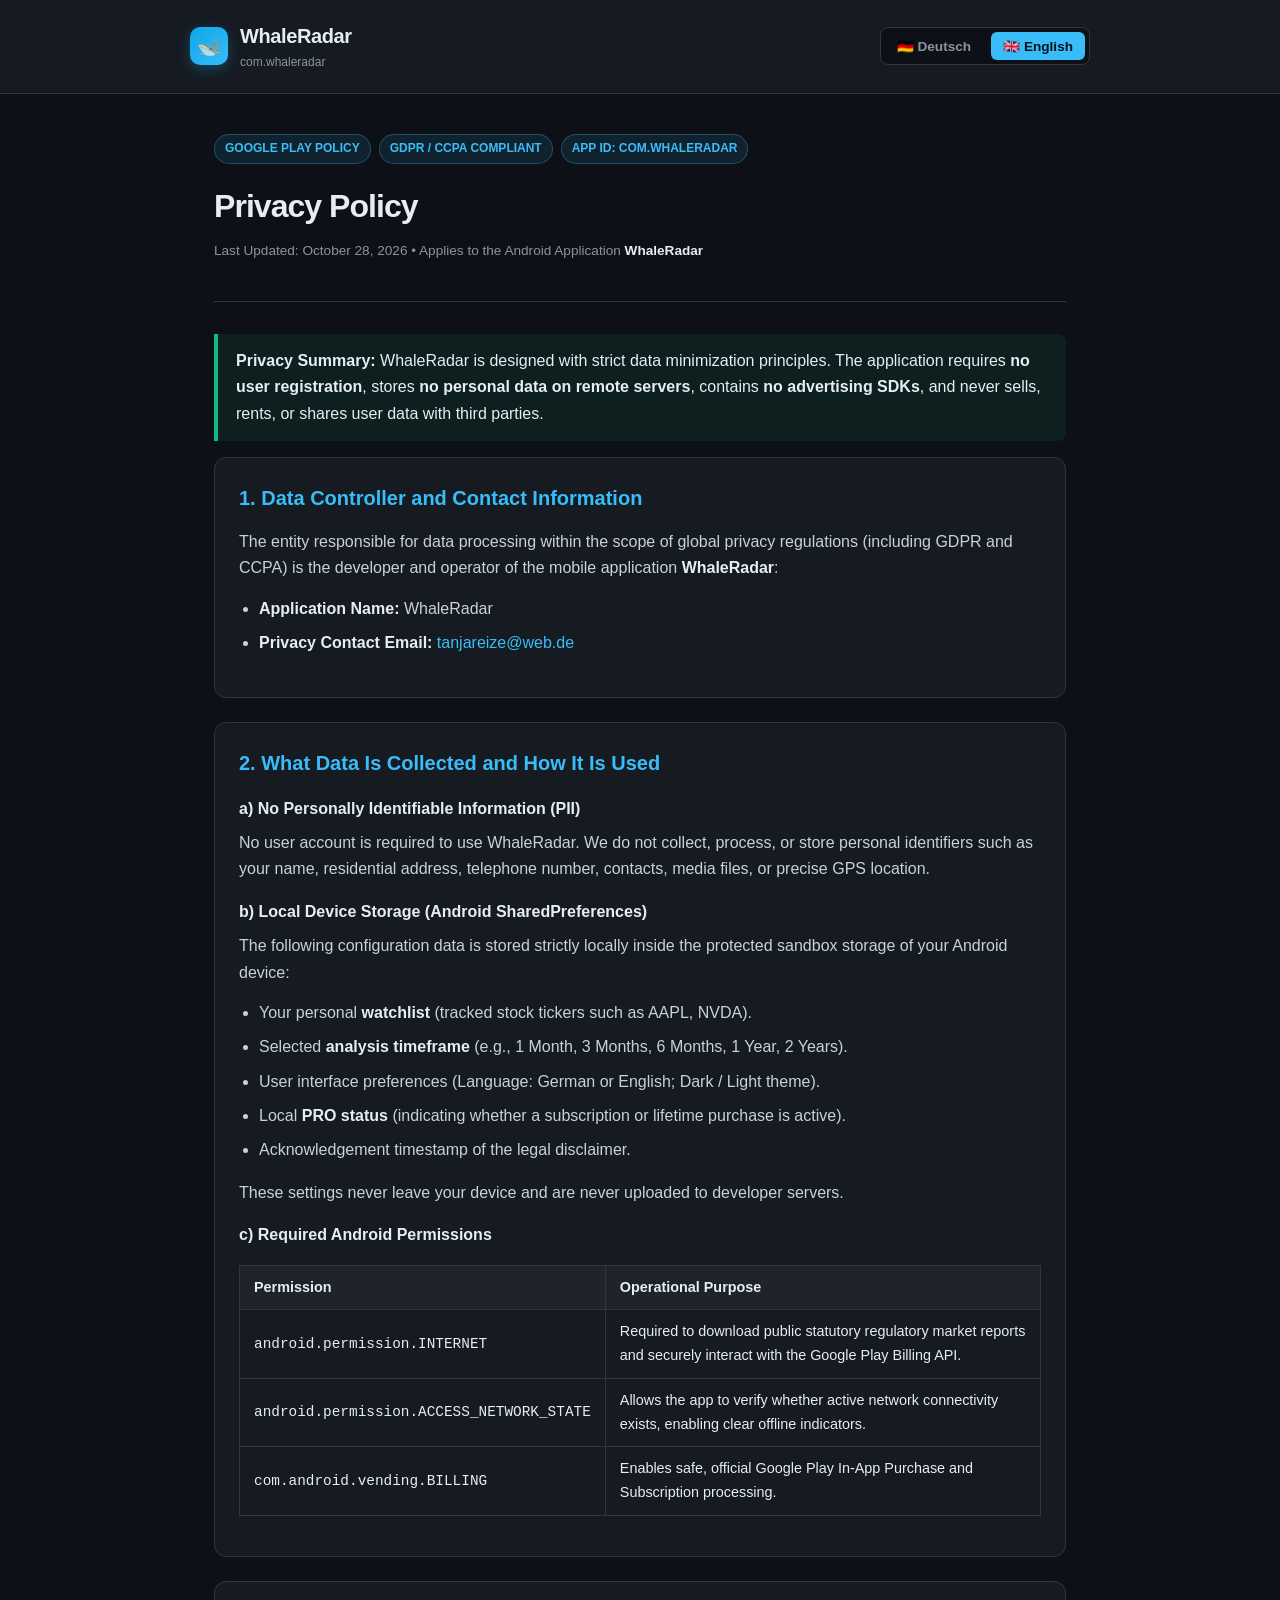
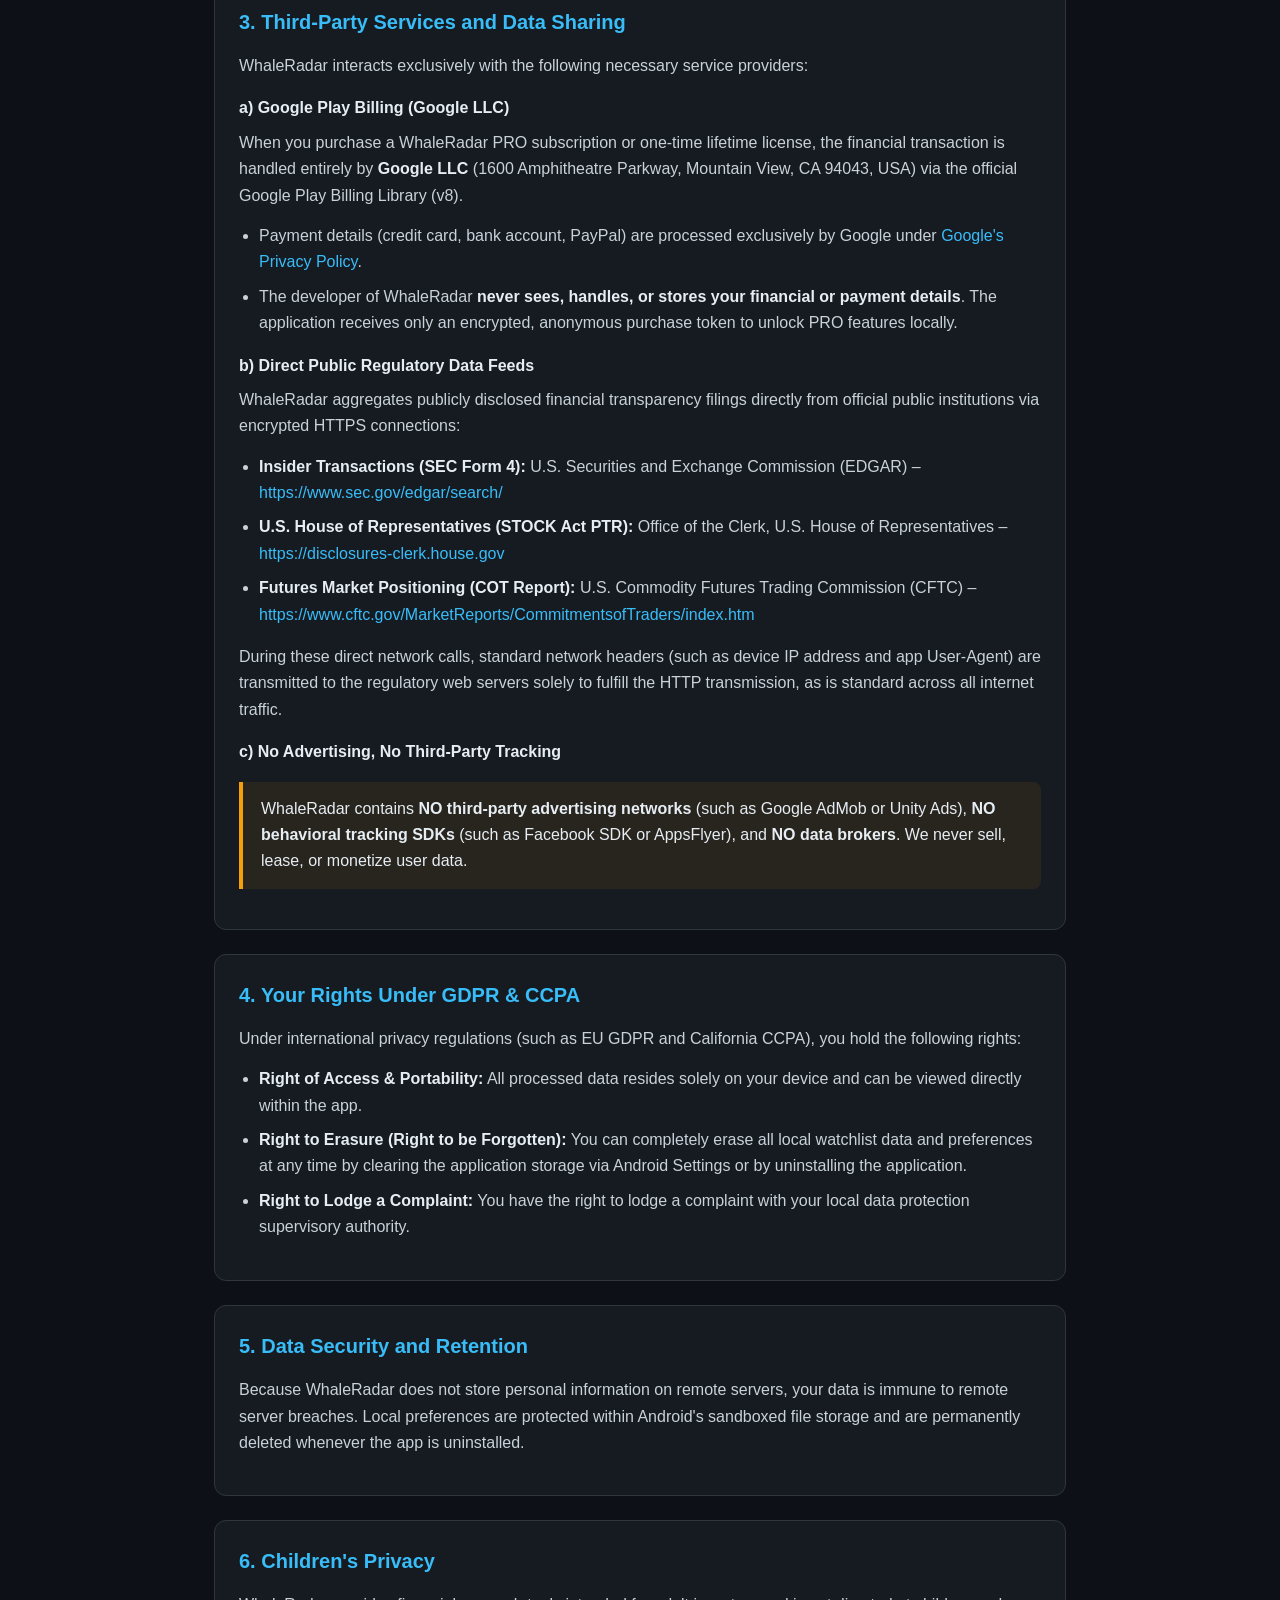
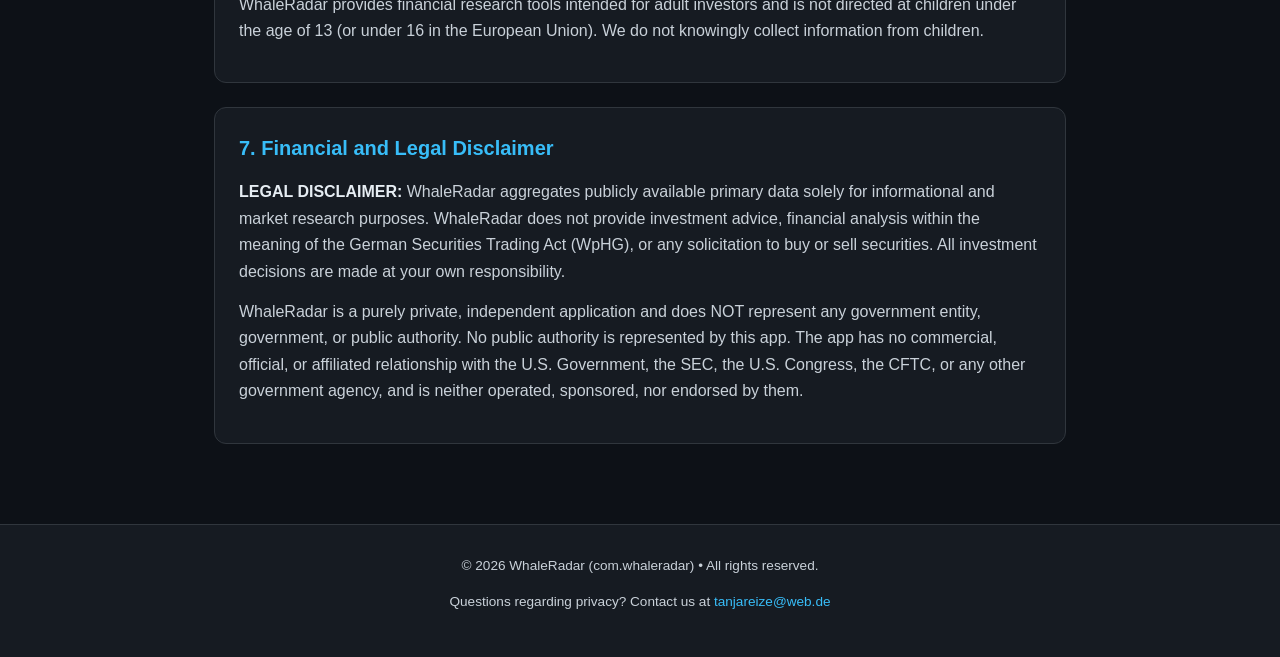
<file: index.html>
<!DOCTYPE html>
<html lang="de">
<head>
    <meta charset="UTF-8">
    <meta name="viewport" content="width=device-width, initial-scale=1.0">
    <title>Datenschutzerklärung / Privacy Policy – WhaleRadar</title>
    <meta name="description" content="Offizielle Datenschutzerklärung für die Android-App WhaleRadar (com.whaleradar) gemäß DSGVO / GDPR und Google Play Richtlinien.">
    <meta name="robots" content="index, follow">
    <style>
        :root {
            --bg-color: #0d1117;
            --surface-color: #161b22;
            --border-color: #30363d;
            --text-primary: #e6edf3;
            --text-secondary: #8b949e;
            --accent-color: #38bdf8;
            --accent-gold: #f59e0b;
            --accent-green: #10b981;
            --tag-bg: rgba(56, 189, 248, 0.1);
        }

        * {
            box-sizing: border-box;
            margin: 0;
            padding: 0;
        }

        body {
            font-family: -apple-system, BlinkMacSystemFont, "Segoe UI", Roboto, Helvetica, Arial, sans-serif;
            background-color: var(--bg-color);
            color: var(--text-primary);
            line-height: 1.65;
            padding: 0;
            margin: 0;
        }

        header {
            background-color: var(--surface-color);
            border-bottom: 1px solid var(--border-color);
            padding: 20px 24px;
            position: sticky;
            top: 0;
            z-index: 100;
        }

        .header-container {
            max-width: 900px;
            margin: 0 auto;
            display: flex;
            justify-content: space-between;
            align-items: center;
        }

        .brand {
            display: flex;
            align-items: center;
            gap: 12px;
            text-decoration: none;
            color: var(--text-primary);
        }

        .brand-icon {
            width: 38px;
            height: 38px;
            background: linear-gradient(135deg, #0ea5e9, #38bdf8);
            border-radius: 10px;
            display: flex;
            align-items: center;
            justify-content: center;
            font-size: 20px;
            box-shadow: 0 4px 12px rgba(14, 165, 233, 0.3);
        }

        .brand-text h1 {
            font-size: 1.25rem;
            font-weight: 700;
            letter-spacing: -0.02em;
        }

        .brand-text span {
            font-size: 0.75rem;
            color: var(--text-secondary);
            display: block;
        }

        .lang-switch {
            display: flex;
            gap: 8px;
            background: var(--bg-color);
            padding: 4px;
            border-radius: 8px;
            border: 1px solid var(--border-color);
        }

        .lang-btn {
            background: none;
            border: none;
            color: var(--text-secondary);
            font-weight: 600;
            font-size: 0.85rem;
            padding: 6px 12px;
            border-radius: 6px;
            cursor: pointer;
            transition: all 0.2s ease;
        }

        .lang-btn.active {
            background: var(--accent-color);
            color: #04101c;
        }

        .container {
            max-width: 900px;
            margin: 40px auto 80px auto;
            padding: 0 24px;
        }

        .badge-box {
            display: inline-flex;
            gap: 8px;
            margin-bottom: 16px;
        }

        .badge {
            background: var(--tag-bg);
            color: var(--accent-color);
            border: 1px solid rgba(56, 189, 248, 0.3);
            font-size: 0.75rem;
            font-weight: 700;
            padding: 4px 10px;
            border-radius: 20px;
            text-transform: uppercase;
        }

        .title-section {
            margin-bottom: 32px;
            border-bottom: 1px solid var(--border-color);
            padding-bottom: 24px;
        }

        .title-section h2 {
            font-size: 2rem;
            font-weight: 800;
            letter-spacing: -0.03em;
            margin-bottom: 8px;
        }

        .meta-info {
            color: var(--text-secondary);
            font-size: 0.85rem;
        }

        .card {
            background-color: var(--surface-color);
            border: 1px solid var(--border-color);
            border-radius: 12px;
            padding: 24px;
            margin-bottom: 24px;
        }

        .card h3 {
            font-size: 1.25rem;
            color: var(--accent-color);
            margin-bottom: 14px;
            display: flex;
            align-items: center;
            gap: 10px;
        }

        .card h4 {
            font-size: 1rem;
            color: var(--text-primary);
            margin: 16px 0 8px 0;
        }

        p {
            margin-bottom: 14px;
            color: #c9d1d9;
        }

        ul {
            margin-left: 20px;
            margin-bottom: 16px;
            color: #c9d1d9;
        }

        li {
            margin-bottom: 8px;
        }

        strong {
            color: var(--text-primary);
        }

        .highlight-box {
            background: rgba(245, 158, 11, 0.08);
            border-left: 4px solid var(--accent-gold);
            padding: 14px 18px;
            border-radius: 0 8px 8px 0;
            margin: 16px 0;
        }

        .success-box {
            background: rgba(16, 185, 129, 0.08);
            border-left: 4px solid var(--accent-green);
            padding: 14px 18px;
            border-radius: 0 8px 8px 0;
            margin: 16px 0;
        }

        table {
            width: 100%;
            border-collapse: collapse;
            margin: 16px 0;
            font-size: 0.9rem;
        }

        th, td {
            border: 1px solid var(--border-color);
            padding: 10px 14px;
            text-align: left;
        }

        th {
            background-color: rgba(255, 255, 255, 0.04);
            color: var(--text-primary);
        }

        footer {
            border-top: 1px solid var(--border-color);
            background-color: var(--surface-color);
            padding: 30px 24px;
            text-align: center;
            color: var(--text-secondary);
            font-size: 0.85rem;
        }

        a {
            color: var(--accent-color);
            text-decoration: none;
        }

        a:hover {
            text-decoration: underline;
        }

        .lang-content {
            display: none;
        }

        .lang-content.active {
            display: block;
        }
    </style>
</head>
<body>

<header>
    <div class="header-container">
        <a href="#" class="brand">
            <div class="brand-icon">🐋</div>
            <div class="brand-text">
                <h1>WhaleRadar</h1>
                <span>com.whaleradar</span>
            </div>
        </a>
        <div class="lang-switch">
            <button class="lang-btn active" id="btn-de" onclick="switchLang('de')">🇩🇪 Deutsch</button>
            <button class="lang-btn" id="btn-en" onclick="switchLang('en')">🇬🇧 English</button>
        </div>
    </div>
</header>

<main class="container">

    <!-- ==================== DEUTSCH ==================== -->
    <div id="content-de" class="lang-content active">
        <div class="title-section">
            <div class="badge-box">
                <span class="badge">Google Play Richtlinien</span>
                <span class="badge">DSGVO / GDPR</span>
                <span class="badge">App-ID: com.whaleradar</span>
            </div>
            <h2>Datenschutzerklärung</h2>
            <p class="meta-info">Stand: 28. Oktober 2026 • Gilt für die Android-App <strong>WhaleRadar</strong></p>
        </div>

        <div class="success-box">
            <strong>Datenschutz auf einen Blick:</strong> WhaleRadar ist nach dem Prinzip der Datensparsamkeit konzipiert. Die App erfordert <strong>keine Registrierung</strong>, speichert <strong>keine personenbezogenen Daten</strong> auf eigenen Servern, bindet <strong>keine Werbenetzwerke</strong> ein und verkauft oder teilt zu keinem Zeitpunkt Nutzerdaten mit Dritten.
        </div>

        <!-- 1. Verantwortlicher -->
        <div class="card">
            <h3>1. Verantwortlicher und Kontakt</h3>
            <p>Verantwortlicher für die Datenverarbeitung im Sinne der Datenschutz-Grundverordnung (DSGVO) und anderer nationaler Datenschutzgesetze ist der Entwickler und Betreiber der mobilen Anwendung <strong>WhaleRadar</strong>:</p>
            <ul>
                <li><strong>App-Name:</strong> WhaleRadar</li>
				<li><strong>Kontakt für Datenschutzfragen:</strong> Tanja Reize, Wilhelm-Busch-Straße 41, 81477 München</a>
                <li><strong>E-Mail-Kontakt für Datenschutzfragen:</strong> <a href="tanjareize@web.de">tanjareize@web.de</a></li>
            </ul>
        </div>

        <!-- 2. Erhebung & Speicherung -->
        <div class="card">
            <h3>2. Welche Daten werden erhoben und wie werden sie verwendet?</h3>
            
            <h4>a) Keine Erhebung personenbezogener Profildaten</h4>
            <p>Zur Nutzung von WhaleRadar ist kein Benutzerkonto erforderlich. Wir erheben, verarbeiten und speichern keine Identitätsdaten wie Name, Postanschrift, Telefonnummer, Kontakte, Fotos oder genaue Standortdaten.</p>

            <h4>b) Lokale Einstellungen auf Ihrem Endgerät (SharedPreferences)</h4>
            <p>Die folgenden Daten werden ausschließlich lokal im geschützten Speicherbereich (Android Sandbox) Ihres Smartphones oder Tablets gespeichert:</p>
            <ul>
                <li>Ihre persönliche <strong>Watchlist</strong> (gespeicherte Aktiensymbole wie z. B. AAPL, NVDA).</li>
                <li>Der gewählte <strong>Zeitraum</strong> für Marktanalysen (z. B. 1 Monat, 3 Monate, 6 Monate, 1 Jahr, 2 Jahre).</li>
                <li>Die gewählte <strong>App-Sprache</strong> (Deutsch oder Englisch) und das Anzeige-Design (Dark/Light).</li>
                <li>Der Status der <strong>PRO-Freischaltung</strong> (z. B. aktives Abonnement oder Lifetime-Lizenz).</li>
                <li>Die Bestätigung des <strong>Rechtlichen Hinweises / Disclaimers</strong>.</li>
            </ul>
            <p>Diese Einstellungen verbleiben jederzeit ausschließlich auf Ihrem Gerät und werden zu keinem Zeitpunkt an Entwickler-Server übertragen.</p>

            <h4>c) Notwendige Berechtigungen</h4>
            <table>
                <thead>
                    <tr>
                        <th>Berechtigung</th>
                        <th>Zweck</th>
                    </tr>
                </thead>
                <tbody>
                    <tr>
                        <td><code>android.permission.INTERNET</code></td>
                        <td>Erforderlich, um aktuelle regulatorische Marktdaten von offiziellen Behördenseiten abzurufen und Google Play In-App-Abrechnungen durchzuführen.</td>
                    </tr>
                    <tr>
                        <td><code>android.permission.ACCESS_NETWORK_STATE</code></td>
                        <td>Prüft, ob eine aktive Internetverbindung besteht, um Fehler bei Netzwerkabfragen benutzerfreundlich anzuzeigen.</td>
                    </tr>
                    <tr>
                        <td><code>com.android.vending.BILLING</code></td>
                        <td>Ermöglicht die sichere Durchführung und Verwaltung von In-App-Käufen und PRO-Abonnements über das offizielle Google Play Bezahlsystem.</td>
                    </tr>
                </tbody>
            </table>
        </div>

        <!-- 3. Drittanbieter & externe Schnittstellen -->
        <div class="card">
            <h3>3. Einbindung von Drittanbietern und Datenweitergabe</h3>
            <p>WhaleRadar bindet ausschließlich notwendige Drittanbieter-Schnittstellen ein:</p>

            <h4>a) Google Play In-App Billing (Google LLC)</h4>
            <p>Wenn Sie ein WhaleRadar PRO-Abonnement oder einen Einmalkauf (Lifetime) tätigen, wird der Bezahlvorgang über die <strong>Google Play Billing Library (v8)</strong> abgewickelt. Der Vertragspartner für Zahlungen ist die <strong>Google LLC</strong> (1600 Amphitheatre Parkway, Mountain View, CA 94043, USA).</p>
            <ul>
                <li>Google verarbeitet Ihre Zahlungsdaten (z. B. Kreditkarte, PayPal, Bankkonto) gemäß den <a href="https://policies.google.com/privacy" target="_blank" rel="noopener">Google Datenschutzbestimmungen</a>.</li>
                <li>Wir als Entwickler von WhaleRadar haben <strong>zu keinem Zeitpunkt Zugriff auf Ihre Zahlungs- oder Bankdaten</strong>. Die App erhält von Google lediglich ein anonymes Bestätigungstoken (Purchase Token) zur lokalen Freischaltung der PRO-Funktionen.</li>
            </ul>

            <h4>b) Direkte Abfrage öffentlicher Behörden-Schnittstellen</h4>
            <p>WhaleRadar aggregiert öffentlich zugängliche Finanz- und Insider-Meldungen direkt von den offiziellen Quellen. Beim Aktualisieren der Daten baut die App eine verschlüsselte HTTPS-Verbindung zu den folgenden drei Originalquellen auf:</p>
            <ul>
                <li><strong>Insider Transactions (SEC Form 4):</strong> U.S. Securities and Exchange Commission (EDGAR) – <a href="https://www.sec.gov/edgar/search/" target="_blank" rel="noopener">https://www.sec.gov/edgar/search/</a></li>
                <li><strong>U.S. House of Representatives (STOCK Act PTR):</strong> Office of the Clerk, U.S. House of Representatives – <a href="https://disclosures-clerk.house.gov" target="_blank" rel="noopener">https://disclosures-clerk.house.gov</a></li>
                <li><strong>Futures Market Positioning (COT Report):</strong> U.S. Commodity Futures Trading Commission (CFTC) – <a href="https://www.cftc.gov/MarketReports/CommitmentsofTraders/index.htm" target="_blank" rel="noopener">https://www.cftc.gov/MarketReports/CommitmentsofTraders/index.htm</a></li>
            </ul>
            <p>Bei diesen HTTP-Anfragen übermittelt Ihr Gerät technisch bedingt die IP-Adresse und einen Standard-User-Agent-Header an die jeweiligen Server der Behörden. Es werden keine Nutzerprofile oder personenbezogene Identifikatoren übermittelt.</p>

            <h4>c) Keine Werbung und kein Tracking</h4>
            <div class="highlight-box">
                WhaleRadar verwendet <strong>keine Werbenetzwerke</strong> (wie Google AdMob, Unity Ads etc.), <strong>keine Tracking-SDKs</strong> (wie Facebook SDK, AppsFlyer) und <strong>keine Drittanbieter-Analysewerkzeuge</strong>. Wir verkaufen, vermieten oder handeln niemals mit Ihren Daten.
            </div>
        </div>

        <!-- 4. Rechte der Nutzer -->
        <div class="card">
            <h3>4. Ihre Rechte nach der DSGVO / GDPR</h3>
            <p>Ihnen stehen gemäß der europäischen Datenschutz-Grundverordnung die folgenden Rechte zu:</p>
            <ul>
                <li><strong>Recht auf Auskunft (Art. 15 DSGVO):</strong> Sie können Auskunft über eventuell verarbeitete Daten verlangen. Da wir keine Daten auf externen Servern speichern, liegen alle verarbeiteten Daten direkt auf Ihrem Gerät vor.</li>
                <li><strong>Recht auf Löschung (Art. 17 DSGVO):</strong> Sie können sämtliche in der App gespeicherten Daten (Watchlist, Einstellungen, Cache) jederzeit sofort und vollständig löschen, indem Sie in den Android-Einstellungen der App auf <em>„Speicherinhalt löschen“</em> tippen oder die App deinstallieren.</li>
                <li><strong>Recht auf Widerruf und Beschwerde:</strong> Sie haben das Recht, sich bei einer Datenschutz-Aufsichtsbehörde über die Verarbeitung personenbezogener Daten zu beschweren.</li>
            </ul>
        </div>

        <!-- 5. Datensicherheit & Speicherdauer -->
        <div class="card">
            <h3>5. Datensicherheit und Speicherdauer</h3>
            <p>Da keine personenbezogenen Daten auf externen Servern von WhaleRadar verarbeitet werden, besteht kein Risiko von zentralen Server-Datenlecks. Alle lokalen Daten auf Ihrem Endgerät sind durch die Sicherheitsarchitektur des Android-Betriebssystems geschützt. Mit der Deinstallation der App werden alle lokal gespeicherten App-Daten unwiderruflich von Ihrem Gerät gelöscht.</p>
        </div>

        <!-- 6. Minderjährigenschutz -->
        <div class="card">
            <h3>6. Schutz von Minderjährigen</h3>
            <p>WhaleRadar richtet sich an mündige Anleger und Marktbeobachter und richtet sich nicht an Kinder unter 16 Jahren. Wir erheben wissentlich keine Daten von Kindern.</p>
        </div>

        <!-- 7. Finanzrechtlicher Hinweis -->
        <div class="card">
            <h3>7. Finanz- und Haftungsausschluss</h3>
            <p><strong>RECHTLICHER HINWEIS:</strong> WhaleRadar aggregiert öffentlich zugängliche Primärdaten ausschließlich zu Informations- und Marktforschungszwecken. WhaleRadar ist keine Anlageberatung, Finanzanalyse im Sinne des WpHG oder Aufforderung zum Kauf oder Verkauf von Wertpapieren. Alle Anlageentscheidungen treffen Sie eigenverantwortlich.</p>
            <p>WhaleRadar ist eine rein private, unabhängige Anwendung und vertritt KEINE Regierungsbehörde, Regierung oder staatliche Stelle. Mit dieser App wird keine Behörde vertreten. Die App steht in keiner geschäftlichen, offiziellen oder partnerschaftlichen Verbindung zur US-Regierung, der SEC, dem US-Kongress, der CFTC oder anderen staatlichen Institutionen und wird von diesen weder betrieben, gesponsert noch unterstützt.</p>
		</div>
		
		
    </div>

    <!-- ==================== ENGLISH ==================== -->
    <div id="content-en" class="lang-content">
        <div class="title-section">
            <div class="badge-box">
                <span class="badge">Google Play Policy</span>
                <span class="badge">GDPR / CCPA Compliant</span>
                <span class="badge">App ID: com.whaleradar</span>
            </div>
            <h2>Privacy Policy</h2>
            <p class="meta-info">Last Updated: October 28, 2026 • Applies to the Android Application <strong>WhaleRadar</strong></p>
        </div>

        <div class="success-box">
            <strong>Privacy Summary:</strong> WhaleRadar is designed with strict data minimization principles. The application requires <strong>no user registration</strong>, stores <strong>no personal data on remote servers</strong>, contains <strong>no advertising SDKs</strong>, and never sells, rents, or shares user data with third parties.
        </div>

        <!-- 1. Controller -->
        <div class="card">
            <h3>1. Data Controller and Contact Information</h3>
            <p>The entity responsible for data processing within the scope of global privacy regulations (including GDPR and CCPA) is the developer and operator of the mobile application <strong>WhaleRadar</strong>:</p>
            <ul>
                <li><strong>Application Name:</strong> WhaleRadar</li>
                <li><strong>Privacy Contact Email:</strong> <a href="tanjareize@web.de">tanjareize@web.de</a></li>
            </ul>
        </div>

        <!-- 2. Data Collection -->
        <div class="card">
            <h3>2. What Data Is Collected and How It Is Used</h3>
            
            <h4>a) No Personally Identifiable Information (PII)</h4>
            <p>No user account is required to use WhaleRadar. We do not collect, process, or store personal identifiers such as your name, residential address, telephone number, contacts, media files, or precise GPS location.</p>

            <h4>b) Local Device Storage (Android SharedPreferences)</h4>
            <p>The following configuration data is stored strictly locally inside the protected sandbox storage of your Android device:</p>
            <ul>
                <li>Your personal <strong>watchlist</strong> (tracked stock tickers such as AAPL, NVDA).</li>
                <li>Selected <strong>analysis timeframe</strong> (e.g., 1 Month, 3 Months, 6 Months, 1 Year, 2 Years).</li>
                <li>User interface preferences (Language: German or English; Dark / Light theme).</li>
                <li>Local <strong>PRO status</strong> (indicating whether a subscription or lifetime purchase is active).</li>
                <li>Acknowledgement timestamp of the legal disclaimer.</li>
            </ul>
            <p>These settings never leave your device and are never uploaded to developer servers.</p>

            <h4>c) Required Android Permissions</h4>
            <table>
                <thead>
                    <tr>
                        <th>Permission</th>
                        <th>Operational Purpose</th>
                    </tr>
                </thead>
                <tbody>
                    <tr>
                        <td><code>android.permission.INTERNET</code></td>
                        <td>Required to download public statutory regulatory market reports and securely interact with the Google Play Billing API.</td>
                    </tr>
                    <tr>
                        <td><code>android.permission.ACCESS_NETWORK_STATE</code></td>
                        <td>Allows the app to verify whether active network connectivity exists, enabling clear offline indicators.</td>
                    </tr>
                    <tr>
                        <td><code>com.android.vending.BILLING</code></td>
                        <td>Enables safe, official Google Play In-App Purchase and Subscription processing.</td>
                    </tr>
                </tbody>
            </table>
        </div>

        <!-- 3. Third-Party Services -->
        <div class="card">
            <h3>3. Third-Party Services and Data Sharing</h3>
            <p>WhaleRadar interacts exclusively with the following necessary service providers:</p>

            <h4>a) Google Play Billing (Google LLC)</h4>
            <p>When you purchase a WhaleRadar PRO subscription or one-time lifetime license, the financial transaction is handled entirely by <strong>Google LLC</strong> (1600 Amphitheatre Parkway, Mountain View, CA 94043, USA) via the official Google Play Billing Library (v8).</p>
            <ul>
                <li>Payment details (credit card, bank account, PayPal) are processed exclusively by Google under <a href="https://policies.google.com/privacy" target="_blank" rel="noopener">Google's Privacy Policy</a>.</li>
                <li>The developer of WhaleRadar <strong>never sees, handles, or stores your financial or payment details</strong>. The application receives only an encrypted, anonymous purchase token to unlock PRO features locally.</li>
            </ul>

            <h4>b) Direct Public Regulatory Data Feeds</h4>
            <p>WhaleRadar aggregates publicly disclosed financial transparency filings directly from official public institutions via encrypted HTTPS connections:</p>
            <ul>
                <li><strong>Insider Transactions (SEC Form 4):</strong> U.S. Securities and Exchange Commission (EDGAR) – <a href="https://www.sec.gov/edgar/search/" target="_blank" rel="noopener">https://www.sec.gov/edgar/search/</a></li>
                <li><strong>U.S. House of Representatives (STOCK Act PTR):</strong> Office of the Clerk, U.S. House of Representatives – <a href="https://disclosures-clerk.house.gov" target="_blank" rel="noopener">https://disclosures-clerk.house.gov</a></li>
                <li><strong>Futures Market Positioning (COT Report):</strong> U.S. Commodity Futures Trading Commission (CFTC) – <a href="https://www.cftc.gov/MarketReports/CommitmentsofTraders/index.htm" target="_blank" rel="noopener">https://www.cftc.gov/MarketReports/CommitmentsofTraders/index.htm</a></li>
            </ul>
            <p>During these direct network calls, standard network headers (such as device IP address and app User-Agent) are transmitted to the regulatory web servers solely to fulfill the HTTP transmission, as is standard across all internet traffic.</p>

            <h4>c) No Advertising, No Third-Party Tracking</h4>
            <div class="highlight-box">
                WhaleRadar contains <strong>NO third-party advertising networks</strong> (such as Google AdMob or Unity Ads), <strong>NO behavioral tracking SDKs</strong> (such as Facebook SDK or AppsFlyer), and <strong>NO data brokers</strong>. We never sell, lease, or monetize user data.
            </div>
        </div>

        <!-- 4. User Rights -->
        <div class="card">
            <h3>4. Your Rights Under GDPR & CCPA</h3>
            <p>Under international privacy regulations (such as EU GDPR and California CCPA), you hold the following rights:</p>
            <ul>
                <li><strong>Right of Access & Portability:</strong> All processed data resides solely on your device and can be viewed directly within the app.</li>
                <li><strong>Right to Erasure (Right to be Forgotten):</strong> You can completely erase all local watchlist data and preferences at any time by clearing the application storage via Android Settings or by uninstalling the application.</li>
                <li><strong>Right to Lodge a Complaint:</strong> You have the right to lodge a complaint with your local data protection supervisory authority.</li>
            </ul>
        </div>

        <!-- 5. Security & Retention -->
        <div class="card">
            <h3>5. Data Security and Retention</h3>
            <p>Because WhaleRadar does not store personal information on remote servers, your data is immune to remote server breaches. Local preferences are protected within Android's sandboxed file storage and are permanently deleted whenever the app is uninstalled.</p>
        </div>

        <!-- 6. Children's Privacy -->
        <div class="card">
            <h3>6. Children's Privacy</h3>
            <p>WhaleRadar provides financial research tools intended for adult investors and is not directed at children under the age of 13 (or under 16 in the European Union). We do not knowingly collect information from children.</p>
        </div>

        <!-- 7. Disclaimer -->
        <div class="card">
            <h3>7. Financial and Legal Disclaimer</h3>
            <p><strong>LEGAL DISCLAIMER:</strong> WhaleRadar aggregates publicly available primary data solely for informational and market research purposes. WhaleRadar does not provide investment advice, financial analysis within the meaning of the German Securities Trading Act (WpHG), or any solicitation to buy or sell securities. All investment decisions are made at your own responsibility.</p>
			<p>WhaleRadar is a purely private, independent application and does NOT represent any government entity, government, or public authority. No public authority is represented by this app. The app has no commercial, official, or affiliated relationship with the U.S. Government, the SEC, the U.S. Congress, the CFTC, or any other government agency, and is neither operated, sponsored, nor endorsed by them.</p>
		</div>
    </div>

</main>

<footer>
    <p>&copy; 2026 WhaleRadar (com.whaleradar) • All rights reserved.</p>
    <p style="margin-top: 6px;">Questions regarding privacy? Contact us at <a href="mailto:tanjareize@web.de">tanjareize@web.de</a></p>
</footer>

<script>
    function switchLang(lang) {
        document.getElementById('content-de').classList.remove('active');
        document.getElementById('content-en').classList.remove('active');
        document.getElementById('btn-de').classList.remove('active');
        document.getElementById('btn-en').classList.remove('active');

        if (lang === 'en') {
            document.getElementById('content-en').classList.add('active');
            document.getElementById('btn-en').classList.add('active');
            document.documentElement.lang = 'en';
        } else {
            document.getElementById('content-de').classList.add('active');
            document.getElementById('btn-de').classList.add('active');
            document.documentElement.lang = 'de';
        }
    }

    // Auto-detect browser language on initial load
    (function() {
        const userLang = navigator.language || navigator.userLanguage;
        if (userLang && userLang.toLowerCase().startsWith('en')) {
            switchLang('en');
        } else {
            switchLang('de');
        }
    })();
</script>

</body>
</html>
</file>
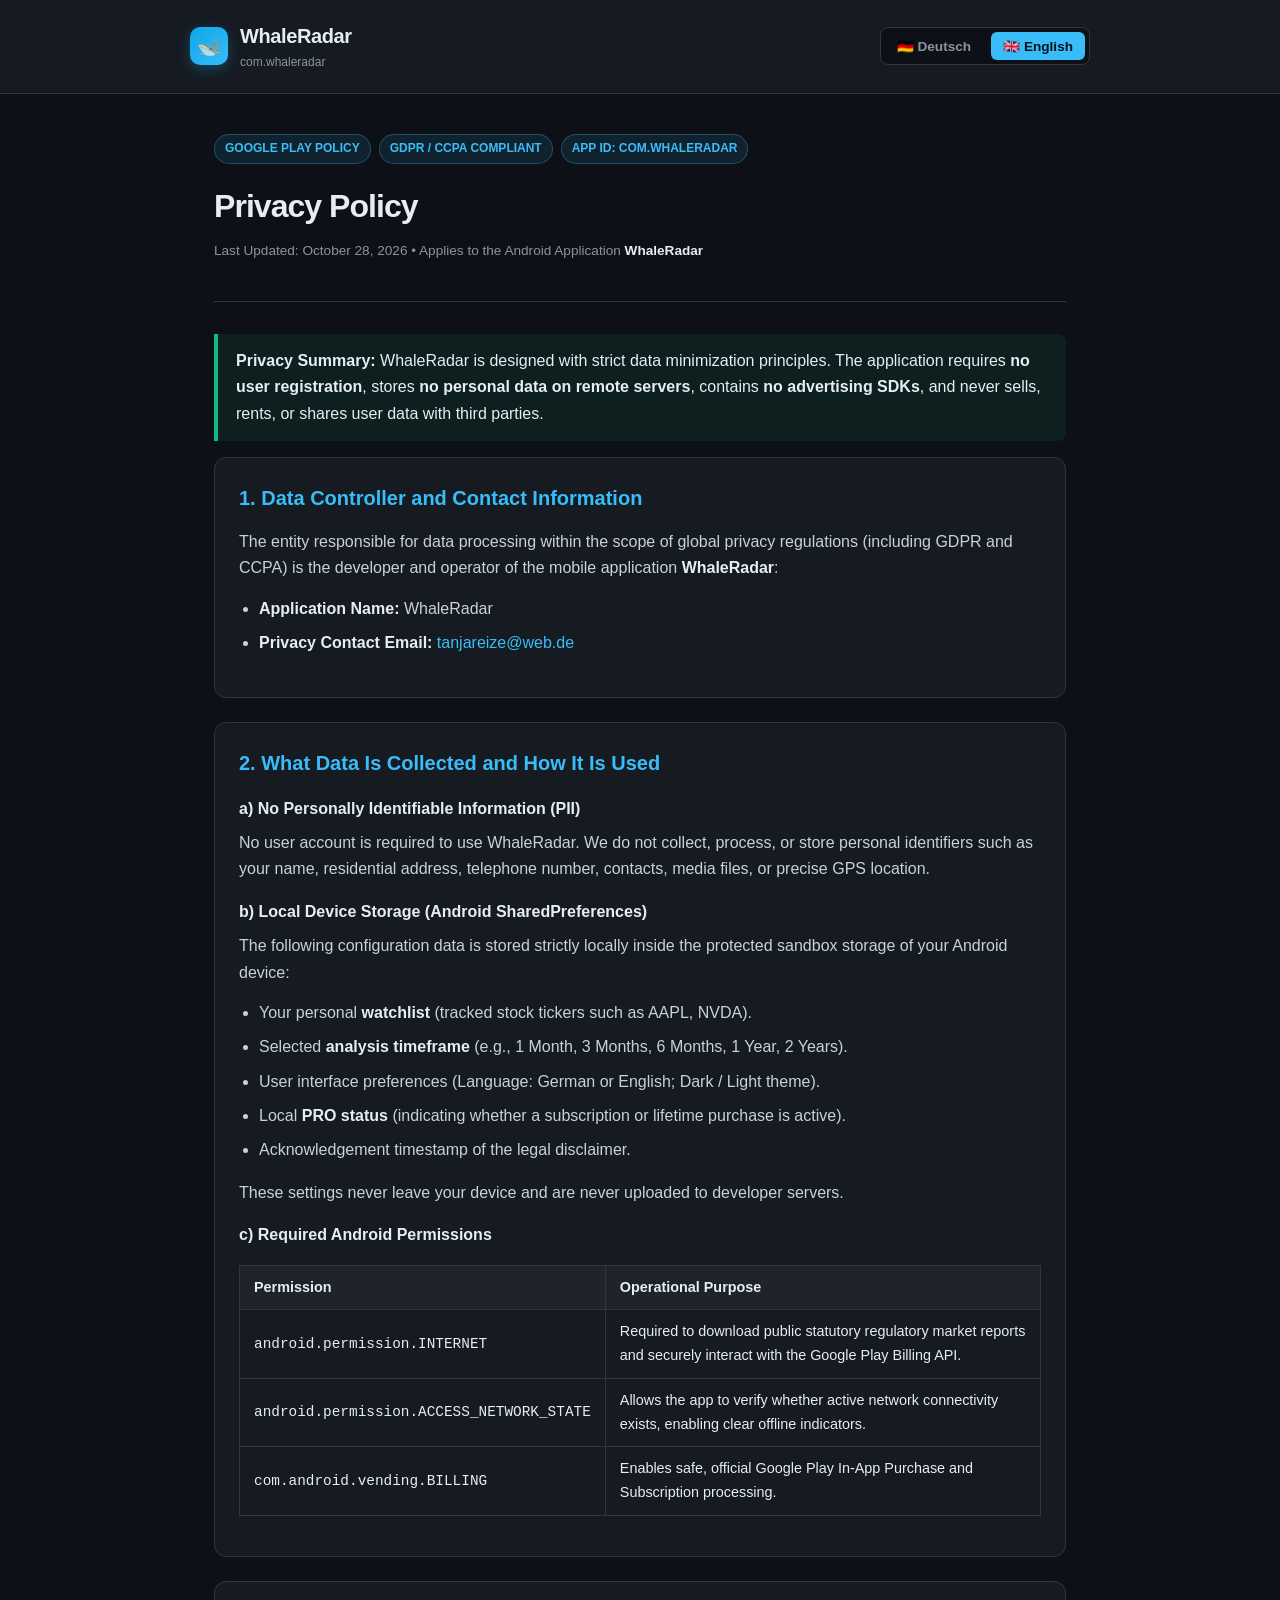
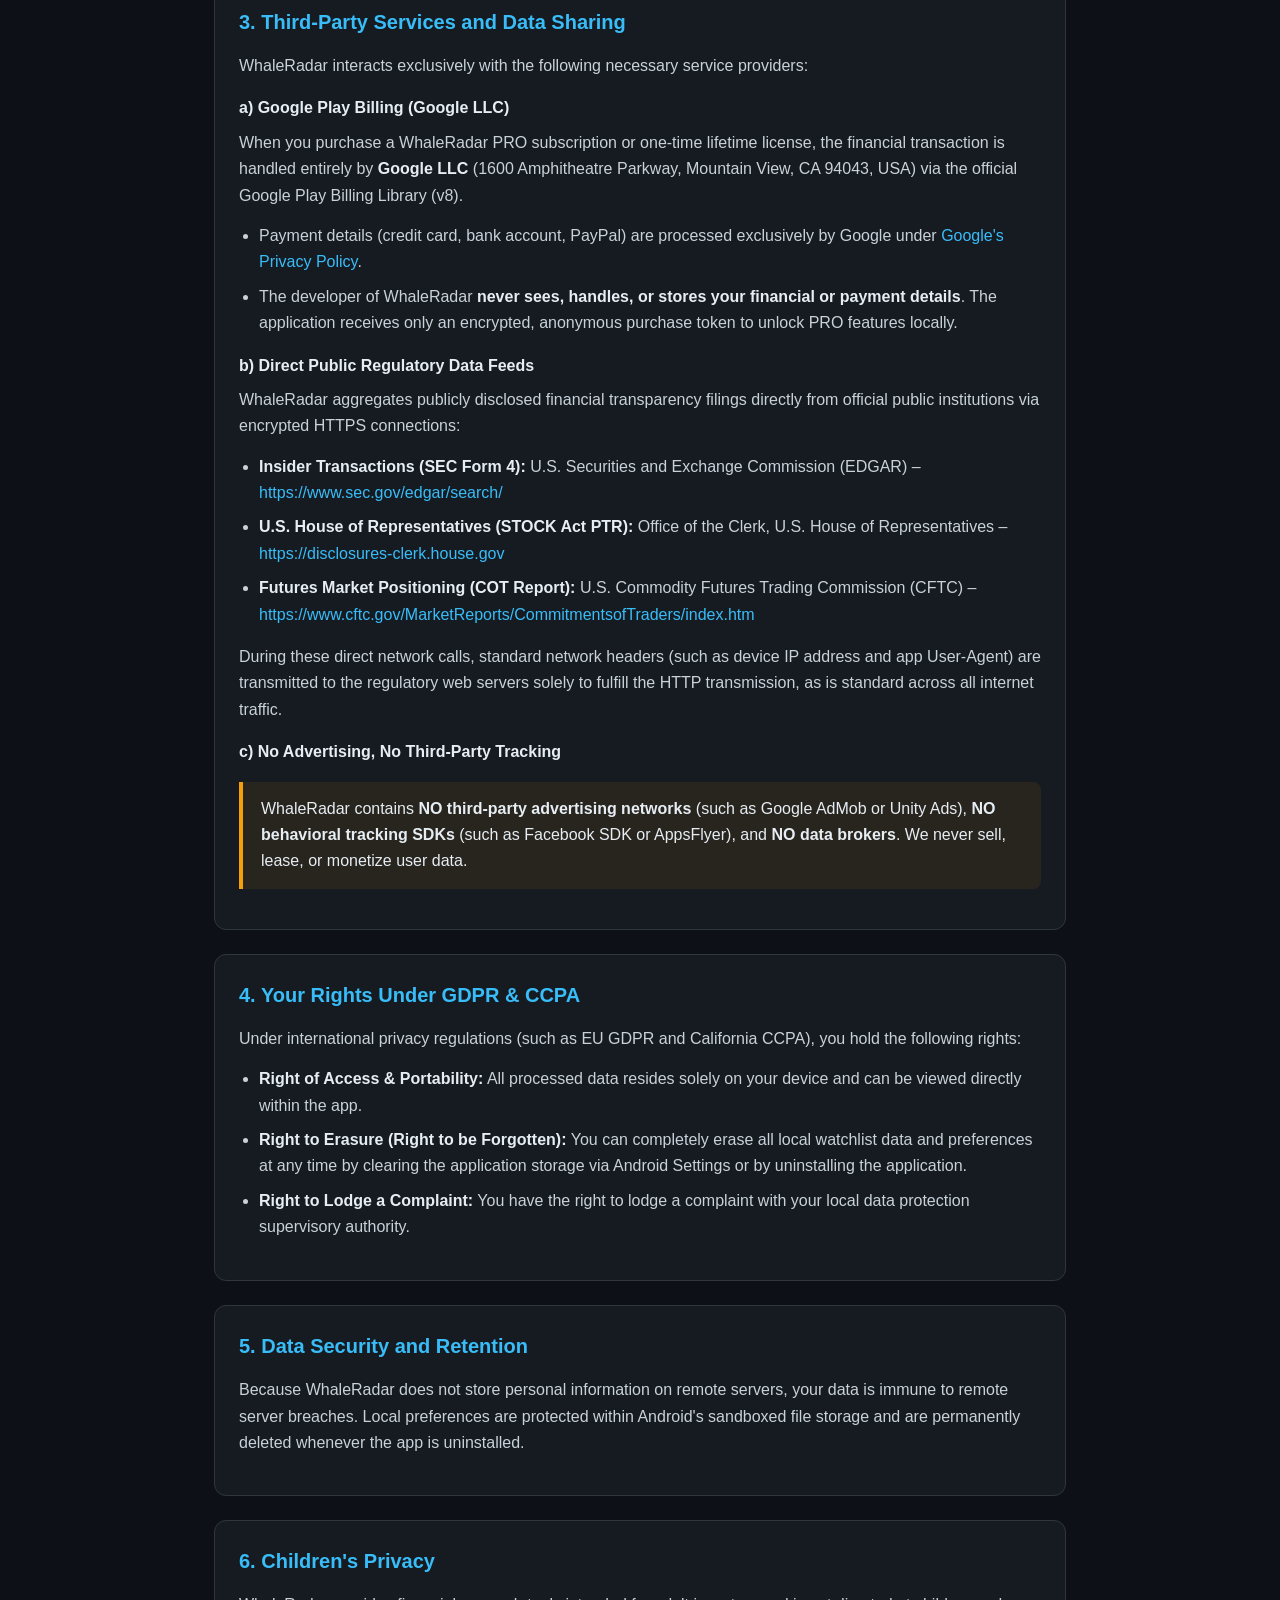
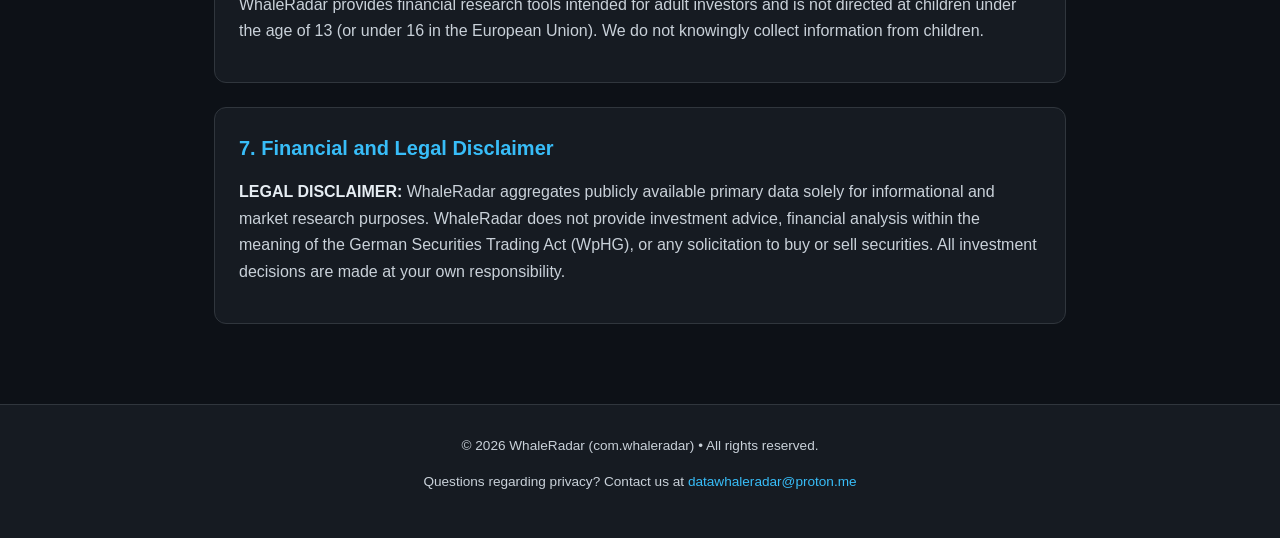
<file: docs/index.html>
<!DOCTYPE html>
<html lang="de">
<head>
    <meta charset="UTF-8">
    <meta name="viewport" content="width=device-width, initial-scale=1.0">
    <title>Datenschutzerklärung / Privacy Policy – WhaleRadar</title>
    <meta name="description" content="Offizielle Datenschutzerklärung für die Android-App WhaleRadar (com.whaleradar) gemäß DSGVO / GDPR und Google Play Richtlinien.">
    <meta name="robots" content="index, follow">
    <style>
        :root {
            --bg-color: #0d1117;
            --surface-color: #161b22;
            --border-color: #30363d;
            --text-primary: #e6edf3;
            --text-secondary: #8b949e;
            --accent-color: #38bdf8;
            --accent-gold: #f59e0b;
            --accent-green: #10b981;
            --tag-bg: rgba(56, 189, 248, 0.1);
        }

        * {
            box-sizing: border-box;
            margin: 0;
            padding: 0;
        }

        body {
            font-family: -apple-system, BlinkMacSystemFont, "Segoe UI", Roboto, Helvetica, Arial, sans-serif;
            background-color: var(--bg-color);
            color: var(--text-primary);
            line-height: 1.65;
            padding: 0;
            margin: 0;
        }

        header {
            background-color: var(--surface-color);
            border-bottom: 1px solid var(--border-color);
            padding: 20px 24px;
            position: sticky;
            top: 0;
            z-index: 100;
        }

        .header-container {
            max-width: 900px;
            margin: 0 auto;
            display: flex;
            justify-content: space-between;
            align-items: center;
        }

        .brand {
            display: flex;
            align-items: center;
            gap: 12px;
            text-decoration: none;
            color: var(--text-primary);
        }

        .brand-icon {
            width: 38px;
            height: 38px;
            background: linear-gradient(135deg, #0ea5e9, #38bdf8);
            border-radius: 10px;
            display: flex;
            align-items: center;
            justify-content: center;
            font-size: 20px;
            box-shadow: 0 4px 12px rgba(14, 165, 233, 0.3);
        }

        .brand-text h1 {
            font-size: 1.25rem;
            font-weight: 700;
            letter-spacing: -0.02em;
        }

        .brand-text span {
            font-size: 0.75rem;
            color: var(--text-secondary);
            display: block;
        }

        .lang-switch {
            display: flex;
            gap: 8px;
            background: var(--bg-color);
            padding: 4px;
            border-radius: 8px;
            border: 1px solid var(--border-color);
        }

        .lang-btn {
            background: none;
            border: none;
            color: var(--text-secondary);
            font-weight: 600;
            font-size: 0.85rem;
            padding: 6px 12px;
            border-radius: 6px;
            cursor: pointer;
            transition: all 0.2s ease;
        }

        .lang-btn.active {
            background: var(--accent-color);
            color: #04101c;
        }

        .container {
            max-width: 900px;
            margin: 40px auto 80px auto;
            padding: 0 24px;
        }

        .badge-box {
            display: inline-flex;
            gap: 8px;
            margin-bottom: 16px;
        }

        .badge {
            background: var(--tag-bg);
            color: var(--accent-color);
            border: 1px solid rgba(56, 189, 248, 0.3);
            font-size: 0.75rem;
            font-weight: 700;
            padding: 4px 10px;
            border-radius: 20px;
            text-transform: uppercase;
        }

        .title-section {
            margin-bottom: 32px;
            border-bottom: 1px solid var(--border-color);
            padding-bottom: 24px;
        }

        .title-section h2 {
            font-size: 2rem;
            font-weight: 800;
            letter-spacing: -0.03em;
            margin-bottom: 8px;
        }

        .meta-info {
            color: var(--text-secondary);
            font-size: 0.85rem;
        }

        .card {
            background-color: var(--surface-color);
            border: 1px solid var(--border-color);
            border-radius: 12px;
            padding: 24px;
            margin-bottom: 24px;
        }

        .card h3 {
            font-size: 1.25rem;
            color: var(--accent-color);
            margin-bottom: 14px;
            display: flex;
            align-items: center;
            gap: 10px;
        }

        .card h4 {
            font-size: 1rem;
            color: var(--text-primary);
            margin: 16px 0 8px 0;
        }

        p {
            margin-bottom: 14px;
            color: #c9d1d9;
        }

        ul {
            margin-left: 20px;
            margin-bottom: 16px;
            color: #c9d1d9;
        }

        li {
            margin-bottom: 8px;
        }

        strong {
            color: var(--text-primary);
        }

        .highlight-box {
            background: rgba(245, 158, 11, 0.08);
            border-left: 4px solid var(--accent-gold);
            padding: 14px 18px;
            border-radius: 0 8px 8px 0;
            margin: 16px 0;
        }

        .success-box {
            background: rgba(16, 185, 129, 0.08);
            border-left: 4px solid var(--accent-green);
            padding: 14px 18px;
            border-radius: 0 8px 8px 0;
            margin: 16px 0;
        }

        table {
            width: 100%;
            border-collapse: collapse;
            margin: 16px 0;
            font-size: 0.9rem;
        }

        th, td {
            border: 1px solid var(--border-color);
            padding: 10px 14px;
            text-align: left;
        }

        th {
            background-color: rgba(255, 255, 255, 0.04);
            color: var(--text-primary);
        }

        footer {
            border-top: 1px solid var(--border-color);
            background-color: var(--surface-color);
            padding: 30px 24px;
            text-align: center;
            color: var(--text-secondary);
            font-size: 0.85rem;
        }

        a {
            color: var(--accent-color);
            text-decoration: none;
        }

        a:hover {
            text-decoration: underline;
        }

        .lang-content {
            display: none;
        }

        .lang-content.active {
            display: block;
        }
    </style>
</head>
<body>

<header>
    <div class="header-container">
        <a href="#" class="brand">
            <div class="brand-icon">🐋</div>
            <div class="brand-text">
                <h1>WhaleRadar</h1>
                <span>com.whaleradar</span>
            </div>
        </a>
        <div class="lang-switch">
            <button class="lang-btn active" id="btn-de" onclick="switchLang('de')">🇩🇪 Deutsch</button>
            <button class="lang-btn" id="btn-en" onclick="switchLang('en')">🇬🇧 English</button>
        </div>
    </div>
</header>

<main class="container">

    <!-- ==================== DEUTSCH ==================== -->
    <div id="content-de" class="lang-content active">
        <div class="title-section">
            <div class="badge-box">
                <span class="badge">Google Play Richtlinien</span>
                <span class="badge">DSGVO / GDPR</span>
                <span class="badge">App-ID: com.whaleradar</span>
            </div>
            <h2>Datenschutzerklärung</h2>
            <p class="meta-info">Stand: 28. Oktober 2026 • Gilt für die Android-App <strong>WhaleRadar</strong></p>
        </div>

        <div class="success-box">
            <strong>Datenschutz auf einen Blick:</strong> WhaleRadar ist nach dem Prinzip der Datensparsamkeit konzipiert. Die App erfordert <strong>keine Registrierung</strong>, speichert <strong>keine personenbezogenen Daten</strong> auf eigenen Servern, bindet <strong>keine Werbenetzwerke</strong> ein und verkauft oder teilt zu keinem Zeitpunkt Nutzerdaten mit Dritten.
        </div>

        <!-- 1. Verantwortlicher -->
        <div class="card">
            <h3>1. Verantwortlicher und Kontakt</h3>
            <p>Verantwortlicher für die Datenverarbeitung im Sinne der Datenschutz-Grundverordnung (DSGVO) und anderer nationaler Datenschutzgesetze ist der Entwickler und Betreiber der mobilen Anwendung <strong>WhaleRadar</strong>:</p>
            <ul>
                <li><strong>App-Name:</strong> WhaleRadar</li>
                <li><strong>E-Mail-Kontakt für Datenschutzfragen:</strong> <a href="tanjareize@web.de">tanjareize@web.de</a></li>
            </ul>
        </div>

        <!-- 2. Erhebung & Speicherung -->
        <div class="card">
            <h3>2. Welche Daten werden erhoben und wie werden sie verwendet?</h3>
            
            <h4>a) Keine Erhebung personenbezogener Profildaten</h4>
            <p>Zur Nutzung von WhaleRadar ist kein Benutzerkonto erforderlich. Wir erheben, verarbeiten und speichern keine Identitätsdaten wie Name, Postanschrift, Telefonnummer, Kontakte, Fotos oder genaue Standortdaten.</p>

            <h4>b) Lokale Einstellungen auf Ihrem Endgerät (SharedPreferences)</h4>
            <p>Die folgenden Daten werden ausschließlich lokal im geschützten Speicherbereich (Android Sandbox) Ihres Smartphones oder Tablets gespeichert:</p>
            <ul>
                <li>Ihre persönliche <strong>Watchlist</strong> (gespeicherte Aktiensymbole wie z. B. AAPL, NVDA).</li>
                <li>Der gewählte <strong>Zeitraum</strong> für Marktanalysen (z. B. 1 Monat, 3 Monate, 6 Monate, 1 Jahr, 2 Jahre).</li>
                <li>Die gewählte <strong>App-Sprache</strong> (Deutsch oder Englisch) und das Anzeige-Design (Dark/Light).</li>
                <li>Der Status der <strong>PRO-Freischaltung</strong> (z. B. aktives Abonnement oder Lifetime-Lizenz).</li>
                <li>Die Bestätigung des <strong>Rechtlichen Hinweises / Disclaimers</strong>.</li>
            </ul>
            <p>Diese Einstellungen verbleiben jederzeit ausschließlich auf Ihrem Gerät und werden zu keinem Zeitpunkt an Entwickler-Server übertragen.</p>

            <h4>c) Notwendige Berechtigungen</h4>
            <table>
                <thead>
                    <tr>
                        <th>Berechtigung</th>
                        <th>Zweck</th>
                    </tr>
                </thead>
                <tbody>
                    <tr>
                        <td><code>android.permission.INTERNET</code></td>
                        <td>Erforderlich, um aktuelle regulatorische Marktdaten von offiziellen Behördenseiten abzurufen und Google Play In-App-Abrechnungen durchzuführen.</td>
                    </tr>
                    <tr>
                        <td><code>android.permission.ACCESS_NETWORK_STATE</code></td>
                        <td>Prüft, ob eine aktive Internetverbindung besteht, um Fehler bei Netzwerkabfragen benutzerfreundlich anzuzeigen.</td>
                    </tr>
                    <tr>
                        <td><code>com.android.vending.BILLING</code></td>
                        <td>Ermöglicht die sichere Durchführung und Verwaltung von In-App-Käufen und PRO-Abonnements über das offizielle Google Play Bezahlsystem.</td>
                    </tr>
                </tbody>
            </table>
        </div>

        <!-- 3. Drittanbieter & externe Schnittstellen -->
        <div class="card">
            <h3>3. Einbindung von Drittanbietern und Datenweitergabe</h3>
            <p>WhaleRadar bindet ausschließlich notwendige Drittanbieter-Schnittstellen ein:</p>

            <h4>a) Google Play In-App Billing (Google LLC)</h4>
            <p>Wenn Sie ein WhaleRadar PRO-Abonnement oder einen Einmalkauf (Lifetime) tätigen, wird der Bezahlvorgang über die <strong>Google Play Billing Library (v8)</strong> abgewickelt. Der Vertragspartner für Zahlungen ist die <strong>Google LLC</strong> (1600 Amphitheatre Parkway, Mountain View, CA 94043, USA).</p>
            <ul>
                <li>Google verarbeitet Ihre Zahlungsdaten (z. B. Kreditkarte, PayPal, Bankkonto) gemäß den <a href="https://policies.google.com/privacy" target="_blank" rel="noopener">Google Datenschutzbestimmungen</a>.</li>
                <li>Wir als Entwickler von WhaleRadar haben <strong>zu keinem Zeitpunkt Zugriff auf Ihre Zahlungs- oder Bankdaten</strong>. Die App erhält von Google lediglich ein anonymes Bestätigungstoken (Purchase Token) zur lokalen Freischaltung der PRO-Funktionen.</li>
            </ul>

            <h4>b) Direkte Abfrage öffentlicher Behörden-Schnittstellen</h4>
            <p>WhaleRadar aggregiert öffentlich zugängliche Finanz- und Insider-Meldungen direkt von den offiziellen Quellen. Beim Aktualisieren der Daten baut die App eine verschlüsselte HTTPS-Verbindung zu den folgenden drei Originalquellen auf:</p>
            <ul>
                <li><strong>Insider Transactions (SEC Form 4):</strong> U.S. Securities and Exchange Commission (EDGAR) – <a href="https://www.sec.gov/edgar/search/" target="_blank" rel="noopener">https://www.sec.gov/edgar/search/</a></li>
                <li><strong>U.S. House of Representatives (STOCK Act PTR):</strong> Office of the Clerk, U.S. House of Representatives – <a href="https://disclosures-clerk.house.gov" target="_blank" rel="noopener">https://disclosures-clerk.house.gov</a></li>
                <li><strong>Futures Market Positioning (COT Report):</strong> U.S. Commodity Futures Trading Commission (CFTC) – <a href="https://www.cftc.gov/MarketReports/CommitmentsofTraders/index.htm" target="_blank" rel="noopener">https://www.cftc.gov/MarketReports/CommitmentsofTraders/index.htm</a></li>
            </ul>
            <p>Bei diesen HTTP-Anfragen übermittelt Ihr Gerät technisch bedingt die IP-Adresse und einen Standard-User-Agent-Header an die jeweiligen Server der Behörden. Es werden keine Nutzerprofile oder personenbezogene Identifikatoren übermittelt.</p>

            <h4>c) Keine Werbung und kein Tracking</h4>
            <div class="highlight-box">
                WhaleRadar verwendet <strong>keine Werbenetzwerke</strong> (wie Google AdMob, Unity Ads etc.), <strong>keine Tracking-SDKs</strong> (wie Facebook SDK, AppsFlyer) und <strong>keine Drittanbieter-Analysewerkzeuge</strong>. Wir verkaufen, vermieten oder handeln niemals mit Ihren Daten.
            </div>
        </div>

        <!-- 4. Rechte der Nutzer -->
        <div class="card">
            <h3>4. Ihre Rechte nach der DSGVO / GDPR</h3>
            <p>Ihnen stehen gemäß der europäischen Datenschutz-Grundverordnung die folgenden Rechte zu:</p>
            <ul>
                <li><strong>Recht auf Auskunft (Art. 15 DSGVO):</strong> Sie können Auskunft über eventuell verarbeitete Daten verlangen. Da wir keine Daten auf externen Servern speichern, liegen alle verarbeiteten Daten direkt auf Ihrem Gerät vor.</li>
                <li><strong>Recht auf Löschung (Art. 17 DSGVO):</strong> Sie können sämtliche in der App gespeicherten Daten (Watchlist, Einstellungen, Cache) jederzeit sofort und vollständig löschen, indem Sie in den Android-Einstellungen der App auf <em>„Speicherinhalt löschen“</em> tippen oder die App deinstallieren.</li>
                <li><strong>Recht auf Widerruf und Beschwerde:</strong> Sie haben das Recht, sich bei einer Datenschutz-Aufsichtsbehörde über die Verarbeitung personenbezogener Daten zu beschweren.</li>
            </ul>
        </div>

        <!-- 5. Datensicherheit & Speicherdauer -->
        <div class="card">
            <h3>5. Datensicherheit und Speicherdauer</h3>
            <p>Da keine personenbezogenen Daten auf externen Servern von WhaleRadar verarbeitet werden, besteht kein Risiko von zentralen Server-Datenlecks. Alle lokalen Daten auf Ihrem Endgerät sind durch die Sicherheitsarchitektur des Android-Betriebssystems geschützt. Mit der Deinstallation der App werden alle lokal gespeicherten App-Daten unwiderruflich von Ihrem Gerät gelöscht.</p>
        </div>

        <!-- 6. Minderjährigenschutz -->
        <div class="card">
            <h3>6. Schutz von Minderjährigen</h3>
            <p>WhaleRadar richtet sich an mündige Anleger und Marktbeobachter und richtet sich nicht an Kinder unter 16 Jahren. Wir erheben wissentlich keine Daten von Kindern.</p>
        </div>

        <!-- 7. Finanzrechtlicher Hinweis -->
        <div class="card">
            <h3>7. Finanz- und Haftungsausschluss</h3>
            <p><strong>RECHTLICHER HINWEIS:</strong> WhaleRadar aggregiert öffentlich zugängliche Primärdaten ausschließlich zu Informations- und Marktforschungszwecken. WhaleRadar ist keine Anlageberatung, Finanzanalyse im Sinne des WpHG oder Aufforderung zum Kauf oder Verkauf von Wertpapieren. Alle Anlageentscheidungen treffen Sie eigenverantwortlich.</p>
        </div>
    </div>

    <!-- ==================== ENGLISH ==================== -->
    <div id="content-en" class="lang-content">
        <div class="title-section">
            <div class="badge-box">
                <span class="badge">Google Play Policy</span>
                <span class="badge">GDPR / CCPA Compliant</span>
                <span class="badge">App ID: com.whaleradar</span>
            </div>
            <h2>Privacy Policy</h2>
            <p class="meta-info">Last Updated: October 28, 2026 • Applies to the Android Application <strong>WhaleRadar</strong></p>
        </div>

        <div class="success-box">
            <strong>Privacy Summary:</strong> WhaleRadar is designed with strict data minimization principles. The application requires <strong>no user registration</strong>, stores <strong>no personal data on remote servers</strong>, contains <strong>no advertising SDKs</strong>, and never sells, rents, or shares user data with third parties.
        </div>

        <!-- 1. Controller -->
        <div class="card">
            <h3>1. Data Controller and Contact Information</h3>
            <p>The entity responsible for data processing within the scope of global privacy regulations (including GDPR and CCPA) is the developer and operator of the mobile application <strong>WhaleRadar</strong>:</p>
            <ul>
                <li><strong>Application Name:</strong> WhaleRadar</li>
                <li><strong>Privacy Contact Email:</strong> <a href="tanjareize@web.de">tanjareize@web.de</a></li>
            </ul>
        </div>

        <!-- 2. Data Collection -->
        <div class="card">
            <h3>2. What Data Is Collected and How It Is Used</h3>
            
            <h4>a) No Personally Identifiable Information (PII)</h4>
            <p>No user account is required to use WhaleRadar. We do not collect, process, or store personal identifiers such as your name, residential address, telephone number, contacts, media files, or precise GPS location.</p>

            <h4>b) Local Device Storage (Android SharedPreferences)</h4>
            <p>The following configuration data is stored strictly locally inside the protected sandbox storage of your Android device:</p>
            <ul>
                <li>Your personal <strong>watchlist</strong> (tracked stock tickers such as AAPL, NVDA).</li>
                <li>Selected <strong>analysis timeframe</strong> (e.g., 1 Month, 3 Months, 6 Months, 1 Year, 2 Years).</li>
                <li>User interface preferences (Language: German or English; Dark / Light theme).</li>
                <li>Local <strong>PRO status</strong> (indicating whether a subscription or lifetime purchase is active).</li>
                <li>Acknowledgement timestamp of the legal disclaimer.</li>
            </ul>
            <p>These settings never leave your device and are never uploaded to developer servers.</p>

            <h4>c) Required Android Permissions</h4>
            <table>
                <thead>
                    <tr>
                        <th>Permission</th>
                        <th>Operational Purpose</th>
                    </tr>
                </thead>
                <tbody>
                    <tr>
                        <td><code>android.permission.INTERNET</code></td>
                        <td>Required to download public statutory regulatory market reports and securely interact with the Google Play Billing API.</td>
                    </tr>
                    <tr>
                        <td><code>android.permission.ACCESS_NETWORK_STATE</code></td>
                        <td>Allows the app to verify whether active network connectivity exists, enabling clear offline indicators.</td>
                    </tr>
                    <tr>
                        <td><code>com.android.vending.BILLING</code></td>
                        <td>Enables safe, official Google Play In-App Purchase and Subscription processing.</td>
                    </tr>
                </tbody>
            </table>
        </div>

        <!-- 3. Third-Party Services -->
        <div class="card">
            <h3>3. Third-Party Services and Data Sharing</h3>
            <p>WhaleRadar interacts exclusively with the following necessary service providers:</p>

            <h4>a) Google Play Billing (Google LLC)</h4>
            <p>When you purchase a WhaleRadar PRO subscription or one-time lifetime license, the financial transaction is handled entirely by <strong>Google LLC</strong> (1600 Amphitheatre Parkway, Mountain View, CA 94043, USA) via the official Google Play Billing Library (v8).</p>
            <ul>
                <li>Payment details (credit card, bank account, PayPal) are processed exclusively by Google under <a href="https://policies.google.com/privacy" target="_blank" rel="noopener">Google's Privacy Policy</a>.</li>
                <li>The developer of WhaleRadar <strong>never sees, handles, or stores your financial or payment details</strong>. The application receives only an encrypted, anonymous purchase token to unlock PRO features locally.</li>
            </ul>

            <h4>b) Direct Public Regulatory Data Feeds</h4>
            <p>WhaleRadar aggregates publicly disclosed financial transparency filings directly from official public institutions via encrypted HTTPS connections:</p>
            <ul>
                <li><strong>Insider Transactions (SEC Form 4):</strong> U.S. Securities and Exchange Commission (EDGAR) – <a href="https://www.sec.gov/edgar/search/" target="_blank" rel="noopener">https://www.sec.gov/edgar/search/</a></li>
                <li><strong>U.S. House of Representatives (STOCK Act PTR):</strong> Office of the Clerk, U.S. House of Representatives – <a href="https://disclosures-clerk.house.gov" target="_blank" rel="noopener">https://disclosures-clerk.house.gov</a></li>
                <li><strong>Futures Market Positioning (COT Report):</strong> U.S. Commodity Futures Trading Commission (CFTC) – <a href="https://www.cftc.gov/MarketReports/CommitmentsofTraders/index.htm" target="_blank" rel="noopener">https://www.cftc.gov/MarketReports/CommitmentsofTraders/index.htm</a></li>
            </ul>
            <p>During these direct network calls, standard network headers (such as device IP address and app User-Agent) are transmitted to the regulatory web servers solely to fulfill the HTTP transmission, as is standard across all internet traffic.</p>

            <h4>c) No Advertising, No Third-Party Tracking</h4>
            <div class="highlight-box">
                WhaleRadar contains <strong>NO third-party advertising networks</strong> (such as Google AdMob or Unity Ads), <strong>NO behavioral tracking SDKs</strong> (such as Facebook SDK or AppsFlyer), and <strong>NO data brokers</strong>. We never sell, lease, or monetize user data.
            </div>
        </div>

        <!-- 4. User Rights -->
        <div class="card">
            <h3>4. Your Rights Under GDPR & CCPA</h3>
            <p>Under international privacy regulations (such as EU GDPR and California CCPA), you hold the following rights:</p>
            <ul>
                <li><strong>Right of Access & Portability:</strong> All processed data resides solely on your device and can be viewed directly within the app.</li>
                <li><strong>Right to Erasure (Right to be Forgotten):</strong> You can completely erase all local watchlist data and preferences at any time by clearing the application storage via Android Settings or by uninstalling the application.</li>
                <li><strong>Right to Lodge a Complaint:</strong> You have the right to lodge a complaint with your local data protection supervisory authority.</li>
            </ul>
        </div>

        <!-- 5. Security & Retention -->
        <div class="card">
            <h3>5. Data Security and Retention</h3>
            <p>Because WhaleRadar does not store personal information on remote servers, your data is immune to remote server breaches. Local preferences are protected within Android's sandboxed file storage and are permanently deleted whenever the app is uninstalled.</p>
        </div>

        <!-- 6. Children's Privacy -->
        <div class="card">
            <h3>6. Children's Privacy</h3>
            <p>WhaleRadar provides financial research tools intended for adult investors and is not directed at children under the age of 13 (or under 16 in the European Union). We do not knowingly collect information from children.</p>
        </div>

        <!-- 7. Disclaimer -->
        <div class="card">
            <h3>7. Financial and Legal Disclaimer</h3>
            <p><strong>LEGAL DISCLAIMER:</strong> WhaleRadar aggregates publicly available primary data solely for informational and market research purposes. WhaleRadar does not provide investment advice, financial analysis within the meaning of the German Securities Trading Act (WpHG), or any solicitation to buy or sell securities. All investment decisions are made at your own responsibility.</p>
        </div>
    </div>

</main>

<footer>
    <p>&copy; 2026 WhaleRadar (com.whaleradar) • All rights reserved.</p>
    <p style="margin-top: 6px;">Questions regarding privacy? Contact us at <a href="mailto:datawhaleradar@proton.me">datawhaleradar@proton.me</a></p>
</footer>

<script>
    function switchLang(lang) {
        document.getElementById('content-de').classList.remove('active');
        document.getElementById('content-en').classList.remove('active');
        document.getElementById('btn-de').classList.remove('active');
        document.getElementById('btn-en').classList.remove('active');

        if (lang === 'en') {
            document.getElementById('content-en').classList.add('active');
            document.getElementById('btn-en').classList.add('active');
            document.documentElement.lang = 'en';
        } else {
            document.getElementById('content-de').classList.add('active');
            document.getElementById('btn-de').classList.add('active');
            document.documentElement.lang = 'de';
        }
    }

    // Auto-detect browser language on initial load
    (function() {
        const userLang = navigator.language || navigator.userLanguage;
        if (userLang && userLang.toLowerCase().startsWith('en')) {
            switchLang('en');
        } else {
            switchLang('de');
        }
    })();
</script>

</body>
</html>
</file>
